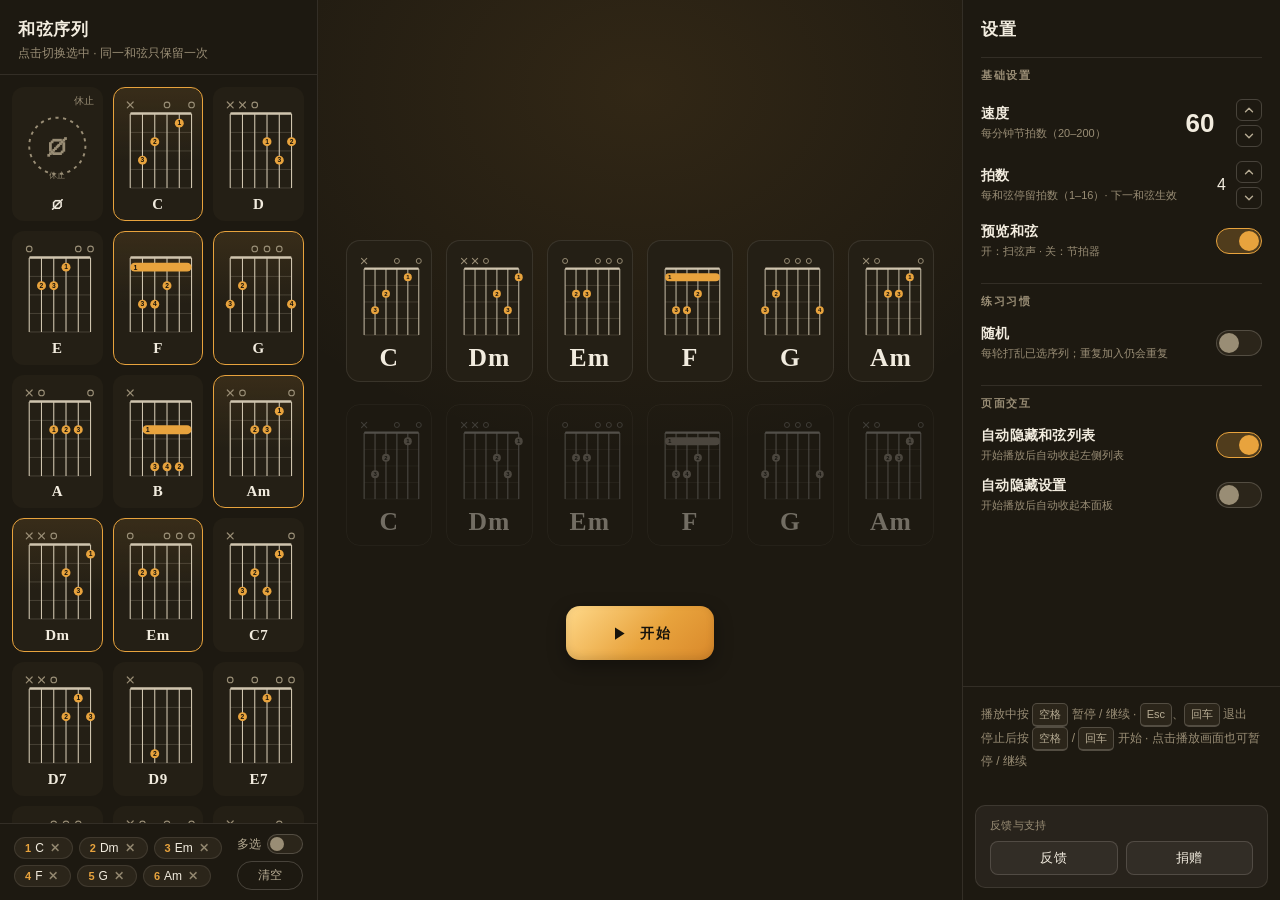
<file: player/index.html>
<!DOCTYPE html>
<html lang="zh-CN">
<head>
<meta charset="UTF-8">
<meta name="viewport" content="width=device-width, initial-scale=1, viewport-fit=cover">
<title>和弦播放器</title>
<link rel="icon" href="favicon.ico" type="image/x-icon">
<link rel="stylesheet" href="style.css">
</head>
<body>
<div id="app">

  <!-- ===== 左栏：常用和弦 ===== -->
  <aside id="leftPanel" class="side">
    <div class="panel-head">
      <div class="panel-head-text">
        <div class="panel-title">和弦序列</div>
        <div class="panel-sub" id="leftSub">点击多选 · 选中按顺序播放</div>
      </div>
      <button id="settingsOpen" class="settings-open" type="button" aria-label="打开设置">设置</button>
      <button id="chordClose" class="settings-close" type="button" aria-label="关闭选择和弦">×</button>
    </div>
    <div id="chordList"></div>
    <div id="summaryBar">
      <span id="sumEmpty">未选中任何和弦</span>
      <div id="sumChips"></div>
      <div class="sum-actions">
        <label class="multi-wrap" title="开：同一和弦可重复选中多次；关：同一和弦只保留一次">
          <span id="multiLabel">多选</span>
          <button class="switch mini" id="multiSwitch" type="button" role="switch" aria-label="允许重复选择和弦" aria-checked="true"><span class="knob"></span></button>
        </label>
        <button id="clearBtn" type="button">清空</button>
      </div>
    </div>
  </aside>

  <!-- 移动端半弹层遮罩 -->
  <div id="sheetScrim"></div>

  <!-- ===== 中栏：主区域 ===== -->
  <main id="center">
    <section id="activeView">
      <div id="chordBlock">
        <div id="seqStage">
          <div class="seq-actions">
            <button id="mLandscapeBtn" class="m-landscape-btn" type="button" aria-label="网页横屏练习">横屏</button>
          </div>
          <div id="rowStack" aria-hidden="true"><div class="seq-skel-row"><div class="seq-skel-cell"><i class="ln"></i><i class="ln"></i><i class="ln"></i></div><div class="seq-skel-cell"><i class="ln"></i><i class="ln"></i><i class="ln"></i></div><div class="seq-skel-cell"><i class="ln"></i><i class="ln"></i><i class="ln"></i></div><div class="seq-skel-cell"><i class="ln"></i><i class="ln"></i><i class="ln"></i></div><div class="seq-skel-cell"><i class="ln"></i><i class="ln"></i><i class="ln"></i></div><div class="seq-skel-cell"><i class="ln"></i><i class="ln"></i><i class="ln"></i></div></div><div class="seq-skel-row weak"><div class="seq-skel-cell"><i class="ln"></i><i class="ln"></i><i class="ln"></i></div><div class="seq-skel-cell"><i class="ln"></i><i class="ln"></i><i class="ln"></i></div><div class="seq-skel-cell"><i class="ln"></i><i class="ln"></i><i class="ln"></i></div><div class="seq-skel-cell"><i class="ln"></i><i class="ln"></i><i class="ln"></i></div><div class="seq-skel-cell"><i class="ln"></i><i class="ln"></i><i class="ln"></i></div><div class="seq-skel-cell"><i class="ln"></i><i class="ln"></i><i class="ln"></i></div></div></div>
        </div>
        <div id="rhythmVisual">
          <div id="beatDots" aria-label="节拍提示"></div>
        </div>
      </div>
      <div id="pauseBadge" role="status">
        <span class="hint-pc">⏸ 已暂停 · 空格 / 点击画面继续</span>
        <span class="hint-mobile">⏸ 已暂停</span>
      </div>
      <button id="mLandscapeExit" class="m-landscape-exit" type="button" aria-label="退出横屏并暂停练习">×</button>
      <button id="stopRound" type="button" aria-label="停止练习">✓</button>
      <div id="mCtrl">
        <button id="mChordOpen" type="button" class="m-side-btn">选择和弦</button>
        <button id="mPlayBtn" type="button" aria-label="开始练习"><svg class="m-play-icon" viewBox="0 0 24 24" aria-hidden="true"><path d="M8 5v14l11-7z" fill="currentColor"/></svg><span class="m-play-label">开始</span></button>
        <button id="mSetOpen" type="button" class="m-side-btn">设置</button>
      </div>
    </section>
    <div id="toast"></div>
  </main>

  <!-- ===== 右栏：设置 ===== -->
  <aside id="rightPanel" class="side">
    <div class="panel-head">
      <div class="panel-title">设置</div>
      <button id="settingsClose" class="settings-close" type="button" aria-label="关闭设置">×</button>
    </div>
    <div class="set-list">
      <div class="set-group">
        <div class="set-group-title">基础设置</div>
        <div class="set-row">
          <div>
            <div class="set-label">速度</div>
            <div class="set-sub" id="bpmSub">每分钟节拍数（20–200）</div>
          </div>
          <div class="bpm-box">
            <span id="bpmVal">60</span>
            <div class="bpm-step">
              <button class="bpm-btn" id="bpmUp" type="button" aria-label="加快 5 BPM"><svg viewBox="0 0 24 24" width="14" height="14" aria-hidden="true"><path d="M6 15l6-6 6 6" fill="none" stroke="currentColor" stroke-width="2.4" stroke-linecap="round" stroke-linejoin="round"/></svg></button>
              <button class="bpm-btn" id="bpmDown" type="button" aria-label="减慢 5 BPM"><svg viewBox="0 0 24 24" width="14" height="14" aria-hidden="true"><path d="M6 9l6 6 6-6" fill="none" stroke="currentColor" stroke-width="2.4" stroke-linecap="round" stroke-linejoin="round"/></svg></button>
            </div>
          </div>
        </div>
        <div class="set-row">
          <div>
            <div class="set-label">拍数</div>
            <div class="set-sub" id="beatSub">每和弦停留拍数（1–16）· 下一和弦生效</div>
          </div>
          <div class="bpm-box">
            <span id="beatVal">4</span>
            <div class="bpm-step">
              <button class="bpm-btn" id="beatUp" type="button" aria-label="拍数 +1"><svg viewBox="0 0 24 24" width="14" height="14" aria-hidden="true"><path d="M6 15l6-6 6 6" fill="none" stroke="currentColor" stroke-width="2.4" stroke-linecap="round" stroke-linejoin="round"/></svg></button>
              <button class="bpm-btn" id="beatDown" type="button" aria-label="拍数 -1"><svg viewBox="0 0 24 24" width="14" height="14" aria-hidden="true"><path d="M6 9l6 6 6-6" fill="none" stroke="currentColor" stroke-width="2.4" stroke-linecap="round" stroke-linejoin="round"/></svg></button>
            </div>
          </div>
        </div>
        <div class="set-row">
          <div>
            <div class="set-label">预览和弦</div>
            <div class="set-sub">开：扫弦声 · 关：节拍器</div>
          </div>
          <button class="switch" id="previewSwitch" type="button" role="switch" aria-label="切换扫弦声或节拍器" aria-checked="true"><span class="knob"></span></button>
        </div>
      </div>
      <div class="set-group">
        <div class="set-group-title">练习习惯</div>
        <div class="set-row">
          <div>
            <div class="set-label">随机</div>
            <div class="set-sub">每轮打乱已选序列；重复加入仍会重复</div>
          </div>
          <button class="switch" id="randomSwitch" type="button" role="switch" aria-label="切换随机播放" aria-checked="false"><span class="knob"></span></button>
        </div>
      </div>
      <div class="set-group">
        <div class="set-group-title">页面交互</div>
        <div class="set-row">
          <div>
            <div class="set-label">自动隐藏和弦列表</div>
            <div class="set-sub">开始播放后自动收起左侧列表</div>
          </div>
          <button class="switch" id="hideListSwitch" type="button" role="switch" aria-label="播放时自动隐藏和弦列表" aria-checked="true"><span class="knob"></span></button>
        </div>
        <div class="set-row">
          <div>
            <div class="set-label">自动隐藏设置</div>
            <div class="set-sub">开始播放后自动收起本面板</div>
          </div>
          <button class="switch" id="hideSetSwitch" type="button" role="switch" aria-label="播放时自动隐藏设置" aria-checked="false"><span class="knob"></span></button>
        </div>
      </div>
    </div>
    <div class="hint">
      播放中按 <kbd>空格</kbd> 暂停 / 继续 · <kbd>Esc</kbd>、<kbd>回车</kbd> 退出<br>
      停止后按 <kbd>空格</kbd> / <kbd>回车</kbd> 开始 · 点击播放画面也可暂停 / 继续
    </div>
    <div class="support-box">
      <div class="support-label">反馈与支持</div>
      <div class="support-links">
        <a href="https://github.com/StarJiao/GuitarChordPlayer/issues" target="_blank" rel="noopener">反馈</a>
        <button type="button" id="donateOpen">捐赠</button>
      </div>
    </div>
  </aside>
  <!-- 捐赠弹层（收款码内嵌 base64，单文件可离线展示） -->
  <div id="donateMask" class="donate-mask">
    <div class="donate-card" role="dialog" aria-modal="true" aria-labelledby="donateTitle" aria-describedby="donateTip">
      <div class="donate-head">
        <div class="donate-title" id="donateTitle">感谢支持</div>
        <button type="button" class="donate-close" id="donateClose" aria-label="关闭">×</button>
      </div>
      <div class="donate-tip" id="donateTip">如果这个工具对你有帮助，可以扫一扫支持一下～</div>
      <img id="donateImg" src="[data-uri]" alt="微信收款码">
    </div>
  </div>

</div>

<script src="store.js"></script>
  <script src="app.js"></script>
</body>
</html>
</file>
<file: player/style.css>
/* ===== 基础令牌 ===== */
:root{
  --bg:#16130D;
  --bg2:#1D1911;
  --surface:#241F15;
  --surface2:#2B251A;
  /* 描线层（暖白按透明度分档） */
  --line:rgba(242,236,223,.10);
  --line-strong:rgba(242,236,223,.20);
  /* 中性覆盖层：填充/描边共用三档，禁止再手写透明度 */
  --overlay-1:rgba(242,236,223,.05);   /* 弱填充 */
  --overlay-2:rgba(242,236,223,.10);   /* 与 --line 同档：填充+描边 */
  --overlay-3:rgba(242,236,223,.16);   /* 悬停填充 / 强描边 */
  --text:#F2ECDF;
  --text2:#B7AC94;
  --text3:#998D75;   /* 提亮：原 #8C806A 在最亮面上 4.22:1 < AA */
  --accent:#E8A33D;
  --accent-deep:#C97F1F;
  /* 琥珀透明档 */
  --accent-a08:rgba(232,163,61,.08);   /* 悬停填充 */
  --accent-a10:rgba(232,163,61,.10);   /* 选中底 / 光环 */
  --accent-a18:rgba(232,163,61,.18);   /* 悬停光环 */
  --accent-a25:rgba(232,163,61,.25);   /* 开关选中底 */
  --accent-a35:rgba(232,163,61,.35);   /* 描边 */
  --danger:#C96A5A;
  --danger-a10:rgba(201,106,90,.10);
  --scrim:rgba(22,19,13,.78);
  --mask:rgba(10,8,5,.66);
  /* 显示字体：Windows 落 Palatino Linotype，Android 落 Noto Serif SC，兜底 Georgia */
  --display:"Iowan Old Style","Palatino Linotype",Palatino,"Songti SC","Noto Serif SC","Source Han Serif SC","STSong",Georgia,serif;
  --body:-apple-system,BlinkMacSystemFont,"PingFang SC","Hiragino Sans GB","Microsoft YaHei",sans-serif;
  /* 左右侧栏等宽：改一处即两侧同步 */
  --side-w:318px;
}
*{box-sizing:border-box;margin:0;padding:0;}
html,body{height:100%;}
body{
  font-family:var(--body);
  background:var(--bg2);   /* 与内容面同色：上下留白无黑边 */
  color:var(--text);
  overflow:hidden;
  -webkit-font-smoothing:antialiased;
}
button{font-family:inherit;color:inherit;background:none;border:none;cursor:pointer;}
button:focus-visible,.switch:focus-visible,.chord-card:focus-visible{outline:2px solid var(--accent);outline-offset:2px;border-radius:8px;}

/* ===== 应用外壳 ===== */
#app{
  display:flex;
  height:100vh;
  min-height:100%;
  min-width:960px;
  box-sizing:border-box;   /* 留白计入高度，避免溢出裁剪 */
}
.side{
  flex-shrink:0;
  display:flex;
  flex-direction:column;
  background:var(--bg2);
  transition:width .35s ease,opacity .35s ease,padding-left .35s ease,padding-right .35s ease,border-width .35s ease;
  overflow:hidden;
}
#leftPanel{width:var(--side-w);border-right:1px solid var(--line);}
#rightPanel{width:var(--side-w);border-left:1px solid var(--line);}
/* 桌面端：running 时按配置收起对应面板（hide-running 由 JS 按"自动隐藏"开关加） */
#app.running .side.hide-running{
  width:0;
  opacity:0;
  padding-left:0;
  padding-right:0;
  border-width:0;
  pointer-events:none;
}

/* ===== 左栏：和弦列表 ===== */
.panel-head{
  padding:18px 18px 12px;
  padding:calc(18px + var(--safe-area-inset-top, env(safe-area-inset-top, 0px))) 18px 12px;
  border-bottom:1px solid var(--line);
  flex-shrink:0;
  display:flex;
  align-items:center;
  justify-content:space-between;
  gap:10px;
}
.panel-head-text{flex:1;min-width:0;}
.settings-open,.settings-close{
  display:none;
  flex-shrink:0;
  background:var(--overlay-1);
  border:1px solid var(--overlay-3);
  color:var(--text2);
  border-radius:8px;
  padding:6px 12px;
  font-size:12px;
  letter-spacing:.3px;
  cursor:pointer;
  user-select:none;
  transition:background .2s ease,color .2s ease;
}
.settings-open:hover,.settings-close:hover{background:var(--overlay-3);color:var(--text);}
.settings-close{width:32px;height:32px;padding:0;display:none;align-items:center;justify-content:center;font-size:18px;line-height:1;border-radius:50%;}
.panel-title{
  font-size:17px;
  font-weight:700;
  letter-spacing:.04em;
}
.panel-sub{
  margin-top:4px;
  font-size:12px;
  color:var(--text3);
}
#chordList{
  flex:1;
  overflow-y:auto;
  padding:12px;
  display:flex;
  flex-wrap:wrap;
  gap:10px;
  align-content:flex-start;
  -webkit-overflow-scrolling:touch;
  scrollbar-width:thin;
  scrollbar-color:var(--line-strong) transparent;
}
#chordList::-webkit-scrollbar{width:8px;}
#chordList::-webkit-scrollbar-thumb{background:var(--line-strong);border-radius:4px;}
.chord-card{
  width:calc(33.333% - 7px);
  position:relative;
  background:var(--surface);
  border:1.5px solid transparent;
  border-radius:12px;
  padding:8px 6px 7px;
  text-align:center;
  cursor:pointer;
  user-select:none;
  transition:border-color .15s ease,background .15s ease,transform .15s ease;
}
.chord-card:hover{background:var(--surface2);transform:translateY(-1px);}
.chord-card.selected{
  border-color:var(--accent);
  background:linear-gradient(180deg,var(--accent-a10),transparent 55%),var(--surface);
}
.chord-card svg{width:100%;height:auto;display:block;}
.card-name{
  margin-top:4px;
  font-family:var(--display);   /* 和弦记号统一用显示衬线，与播放态大字同源 */
  font-size:15px;
  font-weight:700;
  letter-spacing:.03em;
}
.order-badge{
  position:absolute;
  right:-5px;
  bottom:-5px;
  min-width:18px;
  height:18px;
  padding:0 4px;
  border-radius:9px;
  background:var(--accent);
  color:#16130C;
  font-size:11px;
  font-weight:700;
  line-height:18px;
  text-align:center;
  box-shadow:0 1px 4px rgba(0,0,0,.4);
}
/* 左栏底部：选中序列 */
#summaryBar{
  flex-shrink:0;
  display:flex;
  align-items:center;
  gap:8px;
  padding:10px 14px;
  border-top:1px solid var(--line);
  background:var(--bg2);
}
#sumChips{
  flex:1;
  min-width:0;
  display:flex;
  flex-wrap:wrap;      /* 多行展示：全部可见可点，删除不用横滑 */
  gap:6px;
  max-height:150px;
  overflow-y:auto;
}
.sum-chip{
  flex-shrink:0;
  display:inline-flex;
  align-items:center;
  gap:4px;
  background:var(--surface2);
  border:1px solid var(--line);
  border-radius:999px;
  padding:3px 10px;
  font-size:12px;
  white-space:nowrap;
}
.sum-chip b{color:var(--accent);font-weight:700;font-size:11px;}
#sumEmpty{font-size:12px;color:var(--text3);white-space:nowrap;}
/* 多选/清空竖排：省横向空间，给选中序列更多预览宽度 */
.sum-actions{
  flex-shrink:0;
  display:flex;
  flex-direction:column;
  align-items:stretch;
  gap:7px;
}
.sum-actions #clearBtn{text-align:center;}
.sum-actions .multi-wrap{justify-content:center;}
.sum-chip{
  cursor:pointer;
  transition:border-color .12s ease,background .12s ease,transform .12s ease;
}
.sum-chip:hover{border-color:var(--accent);background:var(--bg2);}
.sum-chip:active{transform:scale(.95);}
.chip-x{
  font-style:normal;
  font-size:11px;
  color:var(--text3);
  margin-left:1px;
  padding:0 1px;
}
.sum-chip:hover .chip-x{color:var(--text);}
#clearBtn{
  flex-shrink:0;
  font-size:12px;
  color:var(--text2);
  border:1px solid var(--line-strong);
  border-radius:999px;
  padding:5px 12px;
  transition:color .15s,border-color .15s;
}
#clearBtn:hover{color:var(--text);border-color:var(--accent);}
/* 多选开关（摘要条，清空旁） */
.multi-wrap{
  flex-shrink:0;
  display:inline-flex;
  align-items:center;
  gap:6px;
  color:var(--text2);
  font-size:12px;
  cursor:pointer;
  user-select:none;
}
.multi-wrap:hover{color:var(--text);}
.multi-wrap .switch.mini{width:36px;height:20px;border-radius:10px;}
.multi-wrap .switch.mini .knob{width:14px;height:14px;border-radius:50%;}
.multi-wrap .switch.mini[aria-checked="true"]{background:var(--accent-a25);border-color:var(--accent);}
.multi-wrap .switch.mini[aria-checked="true"] .knob{transform:translateX(16px);background:var(--accent);}

/* ===== 右栏：设置 ===== */
#rightPanel .panel-head{border-bottom:none;}
.set-list{padding:2px 18px 18px;display:flex;flex:1;min-height:0;overflow-y:auto;flex-direction:column;gap:22px;}
.set-group{display:flex;flex-direction:column;gap:14px;}
.set-group-title{
  font-size:11px;
  font-weight:600;
  letter-spacing:.14em;
  color:var(--text3);
  padding:10px 0 2px;
  border-top:1px solid var(--line);
  margin-top:2px;
}
.set-row{
  display:flex;
  align-items:center;
  justify-content:space-between;
  gap:12px;
}
.set-label{font-size:14px;font-weight:600;letter-spacing:.02em;}
.set-sub{font-size:11px;color:var(--text3);margin-top:3px;}
/* BPM 步进器：上下按钮 */
.bpm-box{
  display:flex;
  align-items:center;
  gap:10px;
}
#bpmVal{
  font-size:26px;
  font-weight:700;
  font-variant-numeric:tabular-nums;
  min-width:52px;
  text-align:center;
  color:var(--text);
}
.bpm-step{
  display:flex;
  flex-direction:column;
  gap:4px;
}
.bpm-btn{
  width:26px;
  height:22px;
  border:1px solid var(--line-strong);
  border-radius:6px;
  display:flex;
  align-items:center;
  justify-content:center;
  color:var(--text2);
  transition:color .15s,border-color .15s,background .15s;
}
.bpm-btn:hover{color:var(--text);border-color:var(--accent);background:var(--accent-a08);}
.bpm-btn:active{transform:translateY(1px);}
/* 开关 */
.switch{
  position:relative;
  width:46px;
  height:26px;
  border-radius:13px;
  background:var(--surface2);
  border:1px solid var(--line-strong);
  transition:background .2s ease,border-color .2s ease;
  flex-shrink:0;
}
.switch .knob{
  position:absolute;
  top:2px;
  left:2px;
  width:20px;
  height:20px;
  border-radius:50%;
  background:var(--text3);
  transition:transform .2s ease,background .2s ease;
}
.switch[aria-checked="true"]{background:var(--accent-a25);border-color:var(--accent);}
.switch[aria-checked="true"] .knob{transform:translateX(20px);background:var(--accent);}
#rightPanel .hint{
  margin-top:auto;
  padding:16px 18px 20px;
  font-size:12px;
  color:var(--text3);
  line-height:1.7;
  border-top:1px solid var(--line);
}
kbd{
  display:inline-block;
  min-width:20px;
  text-align:center;
  border:1px solid var(--line-strong);
  border-bottom-width:2px;
  border-radius:5px;
  padding:1px 6px;
  font-size:11px;
  font-family:var(--body);
  color:var(--text2);
  background:var(--surface2);
}

/* ===== 中栏：主区域 ===== */
#center{
  position:relative;
  flex:1;
  min-width:0;
  background:radial-gradient(120% 65% at 50% 10%,var(--accent-a10),transparent 62%),var(--bg2);
  display:flex;
  align-items:center;
  justify-content:center;
}
#idleView,#activeView{
  width:100%;
  height:100%;
  flex-direction:column;
  align-items:center;
  justify-content:center;
  position:absolute;
  top:0;left:0;right:0;bottom:0;
}
#idleView{display:flex;}
#activeView{display:flex;padding:42px 28px;}   /* 顶部状态信息已移除，播放内容保持垂直居中 */
#app.running #idleView{display:none;}
#app.running #activeView{display:flex;}
#app.running #pauseBadge{opacity:0;pointer-events:none;}
#app.running.paused #pauseBadge{opacity:1;pointer-events:auto;}
#app.running #chordBlock{cursor:pointer;}
#app.running.paused #chordBlock{cursor:default;}
#pauseBadge{
  opacity:0;pointer-events:none;
  position:absolute;left:50%;top:56%;transform:translate(-50%,-50%);
  background:var(--scrim);border:1px solid var(--line-strong);
  color:var(--text);padding:10px 18px;border-radius:999px;font-size:14px;
  letter-spacing:.4px;transition:opacity .22s ease;white-space:nowrap;
  box-shadow:0 6px 24px rgba(0,0,0,.35);z-index:30;}
@media (max-width:1180px){
  #pauseBadge{font-size:13px;padding:9px 14px;top:58%;white-space:normal;width:max-content;max-width:86%;text-align:center;}
}
.overline{
  font-size:13px;
  letter-spacing:.42em;
  text-indent:.42em;
  color:var(--text3);
  margin-bottom:34px;
  text-transform:uppercase;
}
#startBtn{
  min-width:156px;
  height:54px;
  border-radius:14px;
  background:var(--accent);
  color:#16130C;
  font-size:18px;
  font-weight:700;
  letter-spacing:.14em;
  text-indent:.14em;
  box-sizing:border-box;
  padding:0;
  border:none;
  box-shadow:0 6px 18px rgba(0,0,0,.3);
  transition:transform .2s ease,box-shadow .2s ease;
}
#startBtn:hover{transform:translateY(-2px);box-shadow:0 10px 24px rgba(0,0,0,.36);}
#startBtn:active{transform:translateY(0);}
#idleHint{
  margin-top:30px;
  font-size:13px;
  color:var(--text2);
  letter-spacing:.1em;
}
#idleActions{
  display:none;
  flex-direction:column;
  align-items:center;
  gap:12px;
  margin-top:26px;
}
.hint-mobile{display:none;}
#toast{
  position:absolute;
  top:34px;
  left:50%;
  transform:translate(-50%,-8px);
  background:var(--surface2);
  border:1px solid var(--line-strong);
  border-radius:999px;
  padding:9px 20px;
  font-size:13px;
  color:var(--text);
  opacity:0;
  pointer-events:none;
  transition:opacity .25s ease,transform .25s ease;
  z-index:10;
  white-space:nowrap;
}
#toast.show{opacity:1;transform:translate(-50%,0);}
.m-landscape-btn{
  display:none;
  align-items:center;
  justify-content:center;
  min-height:30px;
  border:1px solid var(--line-strong);
  border-radius:999px;
  padding:5px 10px;
  background:rgba(20,18,16,.74);
  color:var(--text2);
  font-size:12px;
  font-weight:600;
  white-space:nowrap;
}
.m-landscape-exit{
  display:none;
  align-items:center;
  justify-content:center;
  width:42px;
  height:42px;
  border:1px solid var(--line-strong);
  border-radius:50%;
  background:var(--scrim);
  color:var(--text);
  font-size:25px;
  font-weight:400;
  line-height:1;
  padding:0 0 2px;
  box-shadow:0 4px 16px rgba(0,0,0,.32);
}
#chordBlock{
  display:flex;
  flex-direction:column;
  align-items:center;
  justify-content:center;
  text-align:center;
  width:100%;   /* 定宽：解开与 SVG 默认 300px 的百分比循环依赖，图表才能吃满上限 */
  min-height:0;
}
/* ===== 播放序列：双行横向（当前行 + 下一行） ===== */
#seqStage{
  position:relative;
  width:100%;
  max-width:1680px;
  margin:0 auto;
  min-height:0;
}
.seq-actions{
  display:none;
  align-items:center;
  justify-content:flex-end;
  margin-bottom:14px;
}
#rowStack{
  display:flex;
  flex-direction:column;
  gap:22px;
  will-change:transform;
}
#rowStack.shifting{transition:transform .5s cubic-bezier(.45,.05,.35,1);}
/* 离场行：上滑同时淡出 */
.seq-row.leaving{opacity:0;transition:opacity .45s ease;pointer-events:none;}
.seq-row{
  display:flex;
  justify-content:center;
  gap:14px;
  align-items:stretch;
}
.seq-cell{
  flex:1 1 150px;max-width:210px;
  min-width:0;
  display:flex;
  flex-direction:column;
  align-items:center;
  gap:7px;
  background:var(--surface);
  border:1.5px solid var(--line);
  border-radius:14px;
  padding:12px 8px 10px;
  transition:border-color .2s ease,background .2s ease,transform .2s ease,box-shadow .2s ease,opacity .3s ease;
}
.seq-cell-svg{width:100%;max-width:180px;}
.seq-cell-svg svg{width:100%;height:auto;display:block;}
.seq-cell-name{
  font-family:var(--display);
  font-size:clamp(18px,2vw,32px);
  font-weight:700;
  letter-spacing:.04em;
  line-height:1;
}
/* 下一序列：整行弱化 */
#rowStack .seq-row.weak .seq-cell{
  opacity:.4;
  background:transparent;
  border-color:var(--line);
}
#rowStack .seq-row.weak .seq-cell-svg{filter:grayscale(.9) brightness(.82);}
/* 首屏骨架：app.js(约0.5MB,内嵌音频)就绪前占位，renderStandby() 渲染真实卡片后自动整体替换 */
.seq-skel-row{display:flex;justify-content:center;align-items:stretch;}
.seq-skel-row + .seq-skel-row{margin-top:22px;}
.seq-skel-cell{
  flex:1 1 150px;max-width:210px;min-width:0;height:200px;margin:0 7px;
  border:1.5px solid var(--line);border-radius:14px;background:var(--surface);
  display:flex;flex-direction:column;align-items:center;justify-content:center;
  animation:skelBreath 1.4s ease-in-out infinite;
}
.seq-skel-row.weak .seq-skel-cell{opacity:.4;animation:none;}
.seq-skel-cell .ln{display:block;height:10px;border-radius:5px;background:var(--line);}
.seq-skel-cell .ln:nth-child(1){width:58%;margin-bottom:9px;}
.seq-skel-cell .ln:nth-child(2){width:74%;margin-bottom:9px;}
.seq-skel-cell .ln:nth-child(3){width:42%;}
@keyframes skelBreath{0%,100%{opacity:.55}50%{opacity:1}}
@media (prefers-reduced-motion:reduce){.seq-skel-cell{animation:none;opacity:.5}}
/* 当前播到的和弦：琥珀高亮 */
.seq-cell.active{
  border-color:var(--accent);
  background:linear-gradient(180deg,var(--accent-a10),transparent 62%),var(--surface);
  box-shadow:0 0 0 4px var(--accent-a10),0 10px 26px rgba(0,0,0,.38);
  transform:translateY(-3px);
}
.seq-cell.active .seq-cell-name{color:var(--accent);}
#rhythmVisual{margin-top:26px;display:flex;flex-direction:column;align-items:center;min-height:12px;}
#beatDots{display:flex;align-items:center;justify-content:center;gap:8px;min-height:8px;}
.beat-dot{width:7px;height:7px;border-radius:50%;background:var(--line-strong);box-shadow:0 0 0 1px rgba(0,0,0,.12);transition:transform .12s ease,background .12s ease,box-shadow .12s ease;}
.beat-dot.active{background:var(--accent);box-shadow:0 0 0 4px var(--accent-a10),0 0 14px var(--accent-a35);transform:scale(1.35);}
/* ===== 圆形停止钮：规格同开始钮，对号示意，播放中底部居中 ===== */
#stopRound{
  display:none;
  align-items:center;
  justify-content:center;
  align-self:center;
  width:138px;
  height:138px;
  border-radius:50%;
  background:var(--accent);
  color:#16130C;
  font-size:34px;
  font-weight:700;
  line-height:1;
  box-sizing:border-box;
  padding:0 0 4px 0;
  border:none;
  margin-top:26px;
  box-shadow:0 0 0 7px var(--accent-a10),0 10px 30px rgba(0,0,0,.35);
  transition:transform .2s ease,box-shadow .2s ease;
}
#app.running #stopRound{display:none;}   /* PC/移动端统一由开始/暂停钮控制 */
#stopRound:hover{transform:translateY(-3px);box-shadow:0 0 0 11px var(--accent-a18),0 16px 36px rgba(0,0,0,.4);}
#stopRound:active{transform:translateY(0);}
/* 播放控制组：初始与播放中都显示；PC 侧栏常驻列表/设置，隐藏左右入口 */
#mCtrl{
  display:flex;gap:16px;margin-top:22px;
  align-items:center;justify-content:center;
  position:relative;
  z-index:5;
}
#mCtrl .m-side-btn{display:none;}   /* PC：列表与设置常驻侧栏 */
#mPlayBtn{
  min-width:148px;height:54px;border-radius:14px;
  background:linear-gradient(135deg,#FFD98A 0%,var(--accent) 56%,#D9882A 100%);
  color:#16130C;
  display:flex;flex-direction:row;align-items:center;justify-content:center;gap:9px;
  box-sizing:border-box;padding:0 20px;border:none;line-height:1;cursor:pointer;
  box-shadow:0 6px 18px rgba(0,0,0,.34),inset 0 -3px 8px rgba(0,0,0,.12);
  transition:transform .18s ease,box-shadow .18s ease;
}
#mPlayBtn .m-play-icon{width:21px;height:21px;display:block;}
#mPlayBtn .m-play-label{font-size:14px;font-weight:700;letter-spacing:.14em;text-indent:.14em;}
#mPlayBtn:active{transform:scale(.94);}
#mPlayBtn:focus-visible{outline:3px solid rgba(255,255,255,.35);outline-offset:3px;}
/* 移动端半弹层遮罩：桌面隐藏 */
#sheetScrim{display:none;}

/* ===== 休止占位卡（左栏首项） ===== */
.rest-badge{
  position:absolute;
  top:6px;
  right:8px;
  font-size:10px;
  color:var(--text3);
}

/* ===== 紧凑布局（≤1180px：底部面板，保证六个和弦卡仍有足够宽度） ===== */
@media (max-width:1180px){
  #app{
    min-width:0;
    flex-direction:column;
    height:auto;
    min-height:100vh;   /* vh 回退：旧浏览器不支持 dvh */
    min-height:100dvh;
  }
  body{overflow-y:auto;}   /* 紧凑布局下列表较长时允许滚动 */
  body.sheet-open{overflow:hidden;}
  .side{
    transition:height .35s ease,opacity .35s ease,padding .35s ease,border-width .35s ease;
  }
  /* 移动端：选择和弦/设置改为半弹层，自下而上弹出 */
  #sheetScrim{
    display:block;
    position:fixed;inset:0;z-index:110;
    background:rgba(0,0,0,.55);
    opacity:0;pointer-events:none;
    transition:opacity .25s ease;
  }
  body.sheet-open #sheetScrim{opacity:1;pointer-events:auto;}
  #leftPanel,#rightPanel{
    position:fixed;
    left:0;right:0;bottom:0;top:auto;
    z-index:120;
    width:100%;
    display:flex;
    flex-direction:column;
    background:var(--bg2);
    border:none;
    border-radius:20px 20px 0 0;
    box-shadow:0 -12px 40px rgba(0,0,0,.5);
    transform:translateY(105%);
    visibility:hidden;
    transition:transform .3s cubic-bezier(.33,.72,.3,1),visibility .3s;
    padding-top:0;
    padding-bottom:var(--safe-area-inset-bottom, env(safe-area-inset-bottom, 0px));
  }
  #leftPanel{max-height:78%;}
  #rightPanel{max-height:70%;}
  #leftPanel.show,#rightPanel.show{transform:translateY(0);visibility:visible;}
  #center{flex:1 1 auto;min-height:0;}
  .settings-open{display:none;}
  .settings-close{display:inline-flex;}
  .set-list{flex:1;overflow-y:auto;}
  .support-box{flex-shrink:0;}
  #app.running .side{
    width:100%;
    flex:0 0 0;
    height:0;
    opacity:0;
    padding:0;
    border-width:0;
    pointer-events:none;
  }
  /* 半弹层不受"播放中收起侧栏"影响（固定定位、独立显示） */
  #app.running #leftPanel,#app.running #rightPanel{
    width:100%;height:auto;flex:none;
    opacity:1;pointer-events:auto;border-width:0;
    padding:0 0 var(--safe-area-inset-bottom, env(safe-area-inset-bottom, 0px));
  }
  #app.running #center{flex:1;min-height:0;}
  .panel-head{padding:16px 16px 10px;
  padding:calc(16px + var(--safe-area-inset-top, env(safe-area-inset-top, 0px))) 16px 10px;}
  .panel-title{font-size:15px;}
  .panel-sub{font-size:11px;}
  #chordList{gap:6px;padding:6px;flex:1 1 auto;overflow-y:auto;min-height:0;}
  .chord-card{width:calc(25% - 5px);padding:6px 4px 5px;border-radius:10px;}
  .card-name{font-size:12px;margin-top:4px;}
  #summaryBar{flex-shrink:0;}
  #sumChips{max-height:100px;gap:5px;padding:0 10px 8px;}
  .set-list{padding:4px 14px 12px;gap:14px;}
  .set-label{font-size:13px;}
  .set-sub{font-size:10px;}
  #rightPanel .hint{display:none;}
  .bpm-btn{width:40px;height:32px;}
  .switch{width:52px;height:30px;}
  .switch .knob{width:22px;height:22px;}
  .switch[aria-checked="true"] .knob{transform:translateX(22px);}
  #startBtn{min-width:142px;height:50px;font-size:16px;box-shadow:0 5px 16px rgba(0,0,0,.3);}
  #app.running #stopRound{display:none !important;}   /* 移动端由开始/暂停按钮控制 */
  /* 紧凑布局控制组：选择和弦 | 开始/暂停 | 设置 */
  #mCtrl{display:flex;gap:16px;margin-top:18px;align-items:center;justify-content:center;}
  #mCtrl .m-side-btn{
    display:inline-flex;align-items:center;justify-content:center;
    min-width:88px;
    background:var(--surface2);
    border:1px solid var(--line-strong);
    border-radius:12px;
    padding:14px 18px;
    font-size:14px;
    font-weight:600;
    color:var(--text);
    letter-spacing:.06em;
    white-space:nowrap;
    box-shadow:0 4px 14px rgba(0,0,0,.25);
    transition:transform .15s ease,background .15s ease;
  }
  #mPlayBtn{min-width:132px;height:50px;padding:0 16px;flex-shrink:0;}
  /* 播放中仍保留热加载入口，方便直接调整后续和弦与设置。 */
  #mCtrl .m-side-btn:active{transform:scale(.96);background:var(--surface);}
  .overline{margin-bottom:20px;font-size:12px;}
  #idleHint{margin-top:18px;font-size:12px;}
  #idleHint{display:none;}
  #idleView{display:none !important;}
  #activeView{display:flex;}
  #idleActions button{
    min-width:148px;
    background:var(--surface2);
    border:1px solid var(--line-strong);
    border-radius:10px;
    padding:11px 24px;
    font-size:14px;
    color:var(--text2);
    letter-spacing:.05em;
  }
  #idleActions button:active{transform:scale(.96);}
  .hint-pc{display:none;}
  .hint-mobile{display:inline;}
  #app:not(.landscape-layout) .seq-actions{display:flex;}
  #app:not(.landscape-layout) .m-landscape-btn{display:inline-flex;}
  .m-landscape-btn:active{transform:scale(.96);}
  /* 移动端播放区：双行序列，紧凑单元 */
  #activeView{padding:22px 12px;
  padding:22px 12px calc(22px + var(--safe-area-inset-bottom, env(safe-area-inset-bottom, 0px))) 12px;}
  #rowStack{gap:12px;}
  .seq-skel-row + .seq-skel-row{margin-top:12px;}
  .seq-skel-cell{height:88px;margin:0 4px;border-radius:10px;}
  .seq-skel-cell .ln{height:6px;border-radius:3px;}
  .seq-skel-cell .ln:nth-child(1){margin-bottom:6px;}
  .seq-skel-cell .ln:nth-child(2){margin-bottom:6px;}
  .seq-row{gap:8px;}
  .seq-cell{flex:1 1 0;padding:8px 2px 7px;gap:0;border-radius:10px;}
  .seq-cell-svg{display:block;max-width:56px;margin-bottom:3px;}
  .seq-cell-name{font-size:clamp(12px,3.4vw,16px);}
  .seq-cell.active{transform:none;}
  #rhythmVisual{margin-top:16px;min-height:12px;}
  #beatDots{gap:7px;}
  #toast{top:16px;font-size:12px;}
  .sum-chip{padding:6px 12px;font-size:13px;}
  button,.chord-card,.switch,#startBtn,#stopRound,.sum-chip{touch-action:manipulation;}
  .chord-card:active{transform:scale(.97);}
}
@media (max-width:420px){
  #center{min-height:150px;}
  #startBtn{min-width:128px;height:48px;font-size:15px;}
  .overline{margin-bottom:14px;letter-spacing:.3em;font-size:11px;}
  #idleHint{margin-top:14px;font-size:11px;}
  #chordList{gap:5px;padding:5px;}
  .chord-card{width:calc(20% - 4px);}
  #bpmVal{font-size:22px;min-width:44px;}
}
@media (max-width:360px){
  #mCtrl{gap:8px;}
  #mCtrl .m-side-btn{min-width:0;padding:14px 10px;}
}
@media (max-width:1180px){
  /* 网页横屏只旋转应用本身，不请求浏览器全屏或设备方向权限。 */
  body.web-landscape-active{overflow:hidden;}
  #app.web-landscape{
    position:fixed;
    top:50%;left:50%;
    width:100dvh;
    height:100vw;
    min-height:0;
    transform:translate(-50%,-50%) rotate(90deg);
    transform-origin:center;
    overflow:hidden;
  }
  /* 真实横屏和网页横屏共用沉浸布局；短边决定卡片尺寸，保持指法图比例。 */
  #app.landscape-layout{--landscape-short:1dvh;}
  #app.web-landscape{--landscape-short:1vw;}
  #app.landscape-layout #activeView{padding:8px 18px 56px;}
  #app.landscape-layout #rowStack{gap:8px;}
  #app.landscape-layout .seq-row{gap:10px;}
  #app.landscape-layout .seq-cell{
    flex:0 0 clamp(66px,calc(24 * var(--landscape-short)),124px);
    padding:8px 5px 7px;
  }
  #app.landscape-layout .seq-cell-svg{max-width:100%;margin-bottom:2px;}
  #app.landscape-layout .seq-cell-name{font-size:clamp(15px,calc(5 * var(--landscape-short)),22px);}
  #app.landscape-layout #rhythmVisual{margin-top:9px;min-height:13px;}
  #app.landscape-layout #beatDots{gap:9px;}
  #app.landscape-layout .beat-dot{width:8px;height:8px;}
  #app.landscape-layout #mCtrl{display:none;}
  #app.landscape-layout .m-landscape-exit{
    display:inline-flex;
    position:absolute;
    left:50%;
    bottom:max(10px,var(--safe-area-inset-bottom, env(safe-area-inset-bottom, 0px)));
    transform:translateX(-50%);
    z-index:25;
  }
  #app.web-landscape .m-landscape-exit{bottom:10px;}
  #app.landscape-layout .m-landscape-exit:active{transform:translateX(-50%) scale(.96);}
}

/* 设置面板内：反馈与支持 */
.support-box{margin:14px 12px 12px;padding:12px 14px;border:1px solid var(--line);
  border-radius:10px;background:var(--overlay-1);}
.support-label{font-size:11px;color:var(--text3);letter-spacing:.3px;margin-bottom:8px;}
.support-links{display:flex;gap:8px;}
.support-links a,.support-links button{
  flex:1;text-align:center;color:var(--text);background:var(--overlay-1);
  border:1px solid var(--overlay-3);border-radius:8px;padding:7px 0;
  font-size:13px;letter-spacing:.3px;user-select:none;cursor:pointer;
  transition:background .2s ease,color .2s ease;
}
.support-links a{text-decoration:none;}
.support-links a:hover,.support-links button:hover{background:var(--overlay-3);color:var(--text);}
/* 捐赠弹层 */
.donate-mask{
  position:fixed;top:0;left:0;right:0;bottom:0;background:var(--mask);z-index:100;
  display:none;align-items:center;justify-content:center;padding:20px;
}
.donate-mask.show{display:flex;animation:donateFade .18s ease;}
.donate-card{
  background:#221D14;border:1px solid var(--overlay-3);border-radius:16px;
  padding:20px 22px 22px;max-width:340px;width:100%;box-sizing:border-box;
  box-shadow:0 18px 60px rgba(0,0,0,.5);
}
.donate-head{display:flex;align-items:center;justify-content:space-between;}
.donate-title{font-size:16px;font-weight:600;color:var(--text);letter-spacing:.4px;}
.donate-close{
  width:30px;height:30px;border-radius:50%;border:1px solid var(--overlay-3);
  background:transparent;color:var(--text2);font-size:17px;line-height:1;cursor:pointer;
  display:flex;align-items:center;justify-content:center;padding:0;
}
.donate-close:hover{color:var(--text);background:var(--overlay-3);}
.donate-tip{font-size:12.5px;color:var(--text3);margin:12px 0 14px;line-height:1.6;}
.donate-card img{width:100%;height:auto;border-radius:10px;display:block;}
@keyframes donateFade{from{opacity:0;}to{opacity:1;}}
/* 前庭安全：关闭一切动画/过渡（含 nextPulse 无限脉冲、面板收放） */
@media (prefers-reduced-motion:reduce){
  *,*::before,*::after{
    animation-duration:.01ms!important;
    animation-iteration-count:1!important;
    transition-duration:.01ms!important;
  }
}
</file>
